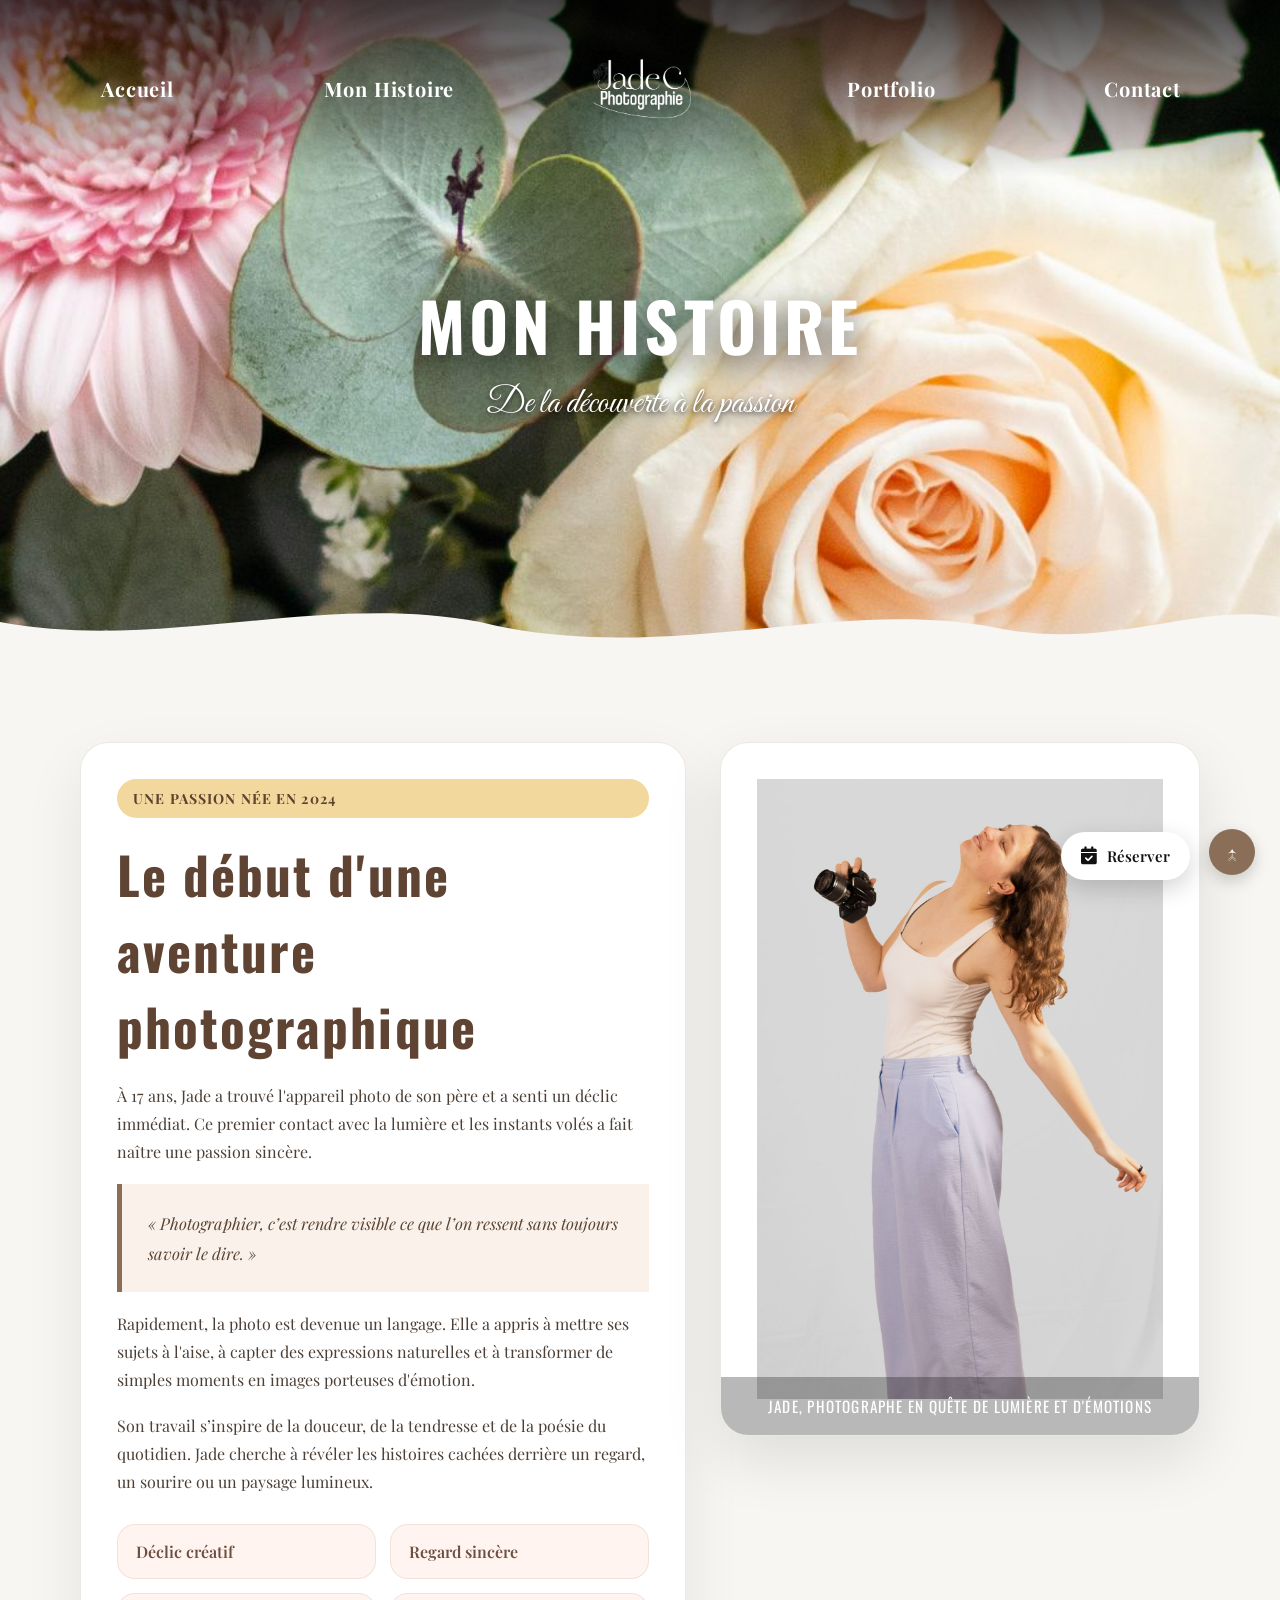
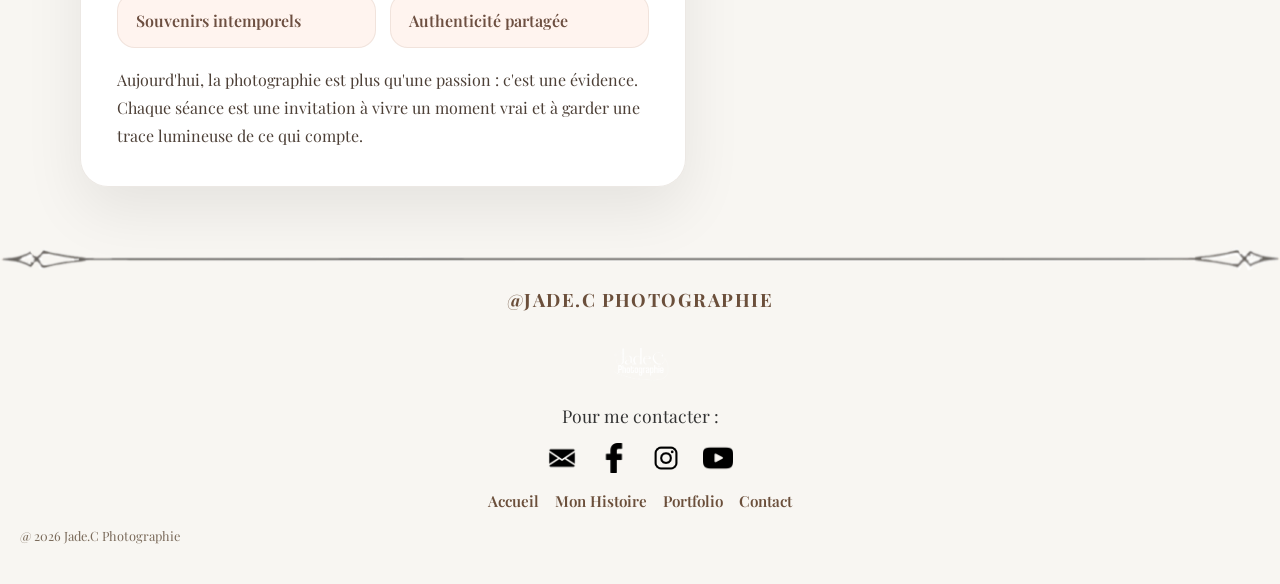
<file: histoire.html>
<!DOCTYPE html>
<html lang="fr">
<head>
    <meta charset="UTF-8" />
    <meta name="viewport" content="width=device-width, initial-scale=1.0" />
    <title>Mon Histoire - Jade Photographie</title>
    <link rel="icon" href="images/favicon.png" />

    <link rel="preconnect" href="https://fonts.googleapis.com">
    <link rel="preconnect" href="https://fonts.gstatic.com" crossorigin>
    <link href="https://fonts.googleapis.com/css2?family=Oswald:wght@400;500;700&display=swap" rel="stylesheet">
    <link href="https://fonts.googleapis.com/css2?family=Great+Vibes&display=swap" rel="stylesheet">
    <link href="https://fonts.googleapis.com/css2?family=Playfair+Display:wght@400;500;600;700&display=swap" rel="stylesheet">
    <link href="style.css" rel="stylesheet" />
    <style>
        .story-main {
            width: min(1120px, 92vw);
            margin: 42px auto 60px;
            display: grid;
            grid-template-columns: 1.2fr 0.95fr;
            gap: 34px;
            align-items: start;
        }

        .story-card {
            background: rgba(255, 255, 255, 0.96);
            border: 1px solid rgba(138, 110, 87, 0.16);
            border-radius: 28px;
            padding: 36px;
            box-shadow: 0 24px 60px rgba(0, 0, 0, 0.08);
        }

        .story-text {
            display: grid;
            gap: 18px;
            text-align: left;
            color: #3f352f;
        }

        .story-text h2 {
            margin: 0;
            font-family: 'Oswald', sans-serif;
            font-size: clamp(2.2rem, 4vw, 3.4rem);
            color: #5f4434;
            letter-spacing: 0.04em;
        }

        .story-text p {
            margin: 0;
            color: #4c3f36;
            line-height: 1.75;
            font-size: 1rem;
        }

        .story-tag {
            display: inline-flex;
            align-items: center;
            padding: 10px 16px;
            border-radius: 999px;
            background: #f3d89d;
            color: #5e442f;
            font-weight: 700;
            letter-spacing: 0.08em;
            text-transform: uppercase;
            font-size: 0.88rem;
        }

        .story-quote {
            padding: 24px 26px;
            border-left: 5px solid #8a6e57;
            background: #faf2ea;
            color: #5a4434;
            font-style: italic;
            line-height: 1.85;
            font-size: 1.02rem;
        }

        .story-highlights {
            display: grid;
            grid-template-columns: repeat(2, minmax(0, 1fr));
            gap: 14px;
            margin-top: 10px;
        }

        .story-highlight {
            padding: 16px 18px;
            border-radius: 18px;
            background: #fff4ef;
            border: 1px solid rgba(138, 110, 87, 0.12);
            color: #6d4f41;
            font-weight: 600;
            min-width: 0;
        }

        .story-image-block {
            display: grid;
            gap: 20px;
        }

        .story-image-card {
            position: relative;
            overflow: hidden;
            border-radius: 28px;
            min-height: 540px;
            box-shadow: 0 24px 60px rgba(0, 0, 0, 0.1);
        }

        .story-image-card img {
            width: 100%;
            height: 100%;
            object-fit: cover;
            display: block;
            transition: transform 0.35s ease;
        }

        .story-image-card:hover img {
            transform: scale(1.03);
        }

        .story-caption {
            position: absolute;
            left: 0;
            right: 0;
            bottom: 0;
            padding: 18px 20px;
            background: rgba(0, 0, 0, 0.28);
            color: #fff;
            font-family: 'Oswald', sans-serif;
            letter-spacing: 0.08em;
            text-transform: uppercase;
            font-size: 0.95rem;
        }

        @media (max-width: 900px) {
            .story-main {
                grid-template-columns: 1fr;
            }

            .story-image-card {
                min-height: 420px;
            }

            .story-highlights {
                grid-template-columns: 1fr;
            }
        }
    </style>
    
<link rel="stylesheet"
href="https://cdnjs.cloudflare.com/ajax/libs/font-awesome/6.7.2/css/all.min.css">
</head>
<body>

<div id="carousel" class="contact-hero">
    <img src="images/bouquet_2.jpg" alt="Image de présentation de l'histoire" class="carousel-img" />

    <nav class="carousel-menu" aria-label="Menu principal">
        <a href="index.html">Accueil</a>
        <a href="histoire.html">Mon Histoire</a>
        <a href="index.html" class="carousel-logo">
            <img src="images/logo_jade.png" alt="Logo Jade">
        </a>
        <a href="portfolio.html">Portfolio</a>
        <a href="contact.html">Contact</a>
    </nav>

    <div class="carousel-title" aria-hidden="false">
        <h1>Mon Histoire</h1>
        <p class="carousel-subtitle">De la découverte à la passion</p>
    </div>

    <div class="carousel-cloud" aria-hidden="true">
        <svg viewBox="0 0 1200 140" preserveAspectRatio="none" xmlns="http://www.w3.org/2000/svg">
            <path d="M0,60 C150,90 300,30 450,60 C620,105 780,35 930,65 C1040,90 1120,40 1200,55 L1200,140 L0,140 Z" fill="#f8f6f2" />
        </svg>
    </div>
</div>

<main class="story-main" aria-label="Page Mon Histoire">
    <section class="story-card story-text">
        <span class="story-tag">UNE PASSION NÉE EN 2024</span>
        <h2>Le début d'une aventure photographique</h2>
        <p>
            À 17 ans, Jade a trouvé l'appareil photo de son père et a senti un déclic immédiat. Ce premier contact avec la lumière et les instants volés a fait naître une passion sincère.
        </p>
        <div class="story-quote">
            « Photographier, c’est rendre visible ce que l’on ressent sans toujours savoir le dire. »
        </div>
        <p>
            Rapidement, la photo est devenue un langage. Elle a appris à mettre ses sujets à l'aise, à capter des expressions naturelles et à transformer de simples moments en images porteuses d'émotion.
        </p>
        <p>
            Son travail s’inspire de la douceur, de la tendresse et de la poésie du quotidien. Jade cherche à révéler les histoires cachées derrière un regard, un sourire ou un paysage lumineux.
        </p>
        <div class="story-highlights">
            <span class="story-highlight">Déclic créatif</span>
            <span class="story-highlight">Regard sincère</span>
            <span class="story-highlight">Souvenirs intemporels</span>
            <span class="story-highlight">Authenticité partagée</span>
        </div>
        <p>
            Aujourd'hui, la photographie est plus qu'une passion : c'est une évidence. Chaque séance est une invitation à vivre un moment vrai et à garder une trace lumineuse de ce qui compte.
        </p>
    </section>

    <aside class="story-card story-image-card">
        <img src="images/jade.jpg" alt="Portrait de Jade" />
        <div class="story-caption">Jade, photographe en quête de lumière et d'émotions</div>
    </aside>
</main>

<img class="separator-image" src="images/double_text_separator (1).png" alt="Séparateur de texte" />
<p class="footer-brand">@JADE.C PHOTOGRAPHIE</p>

<footer class="site-footer">
    <img class="footer-logo" src="images/logo_jade.png" alt="Logo Jade Photographie">
    <p class="footer-title">Pour me contacter :</p>

    <div class="footer-socials">
        <a class="socials" href="https://mail.google.com/mail/?view=cm&amp;to=jaadeplbphoto@gmail.com" target="_blank">
            <img src="images/logo_gmail.png" alt="Envoyer un mail">
        </a>
        <a class="socials" href="https://www.facebook.com/profile.php?id=100077318054317&amp;locale=fr_FR" target="_blank">
            <img src="images/logo_facebook.png" alt="Logo Facebook">
        </a>
        <a class="socials" href="https://www.instagram.com/jcphotographe276/" target="_blank">
            <img src="images/logo_insta.png" alt="Logo Instagram">
        </a>
        <a class="socials" href="https://www.youtube.com/@Jcphotographe276" target="_blank">
            <img src="images/logo_youtube.png" alt="Logo YouTube">
        </a>
    </div>

    <nav class="footer-links" aria-label="Liens du footer">
        <a href="index.html">Accueil</a>
        <a href="histoire.html">Mon Histoire</a>
        <a href="portfolio.html">Portfolio</a>
        <a href="contact.html">Contact</a>
    </nav>

    <p class="footer-copyright">@ 2026 Jade.C Photographie</p>
</footer>

<button class="scroll-top" onclick="scrollToTop()" aria-label="Remonter en haut de la page">↑</button>

<script src="script.js"></script>

<a href="https://pholy.fr/reservation/jcphotographie276?utm_source=ig&utm_medium=social&utm_content=link_in_bio&fbclid=PAZXh0bgNhZW0CMTEAc3J0YwZhcHBfaWQPOTM2NjE5NzQzMzkyNDU5AAGn7gP3vV_mhta595Qe6hGwokBwGDLuOYlFeugllqA7YDcJVbPiWzk09FJ5tpw_aem_bLZaO95oNTSzq5IfuwygUQ"
   class="reservation-btn"
   target="_blank"
   rel="noopener noreferrer"
   aria-label="Réserver un shooting">

    <i class="fa-solid fa-calendar-check"></i>
    <span>Réserver</span>

</a>

</body>
</html>
</file>
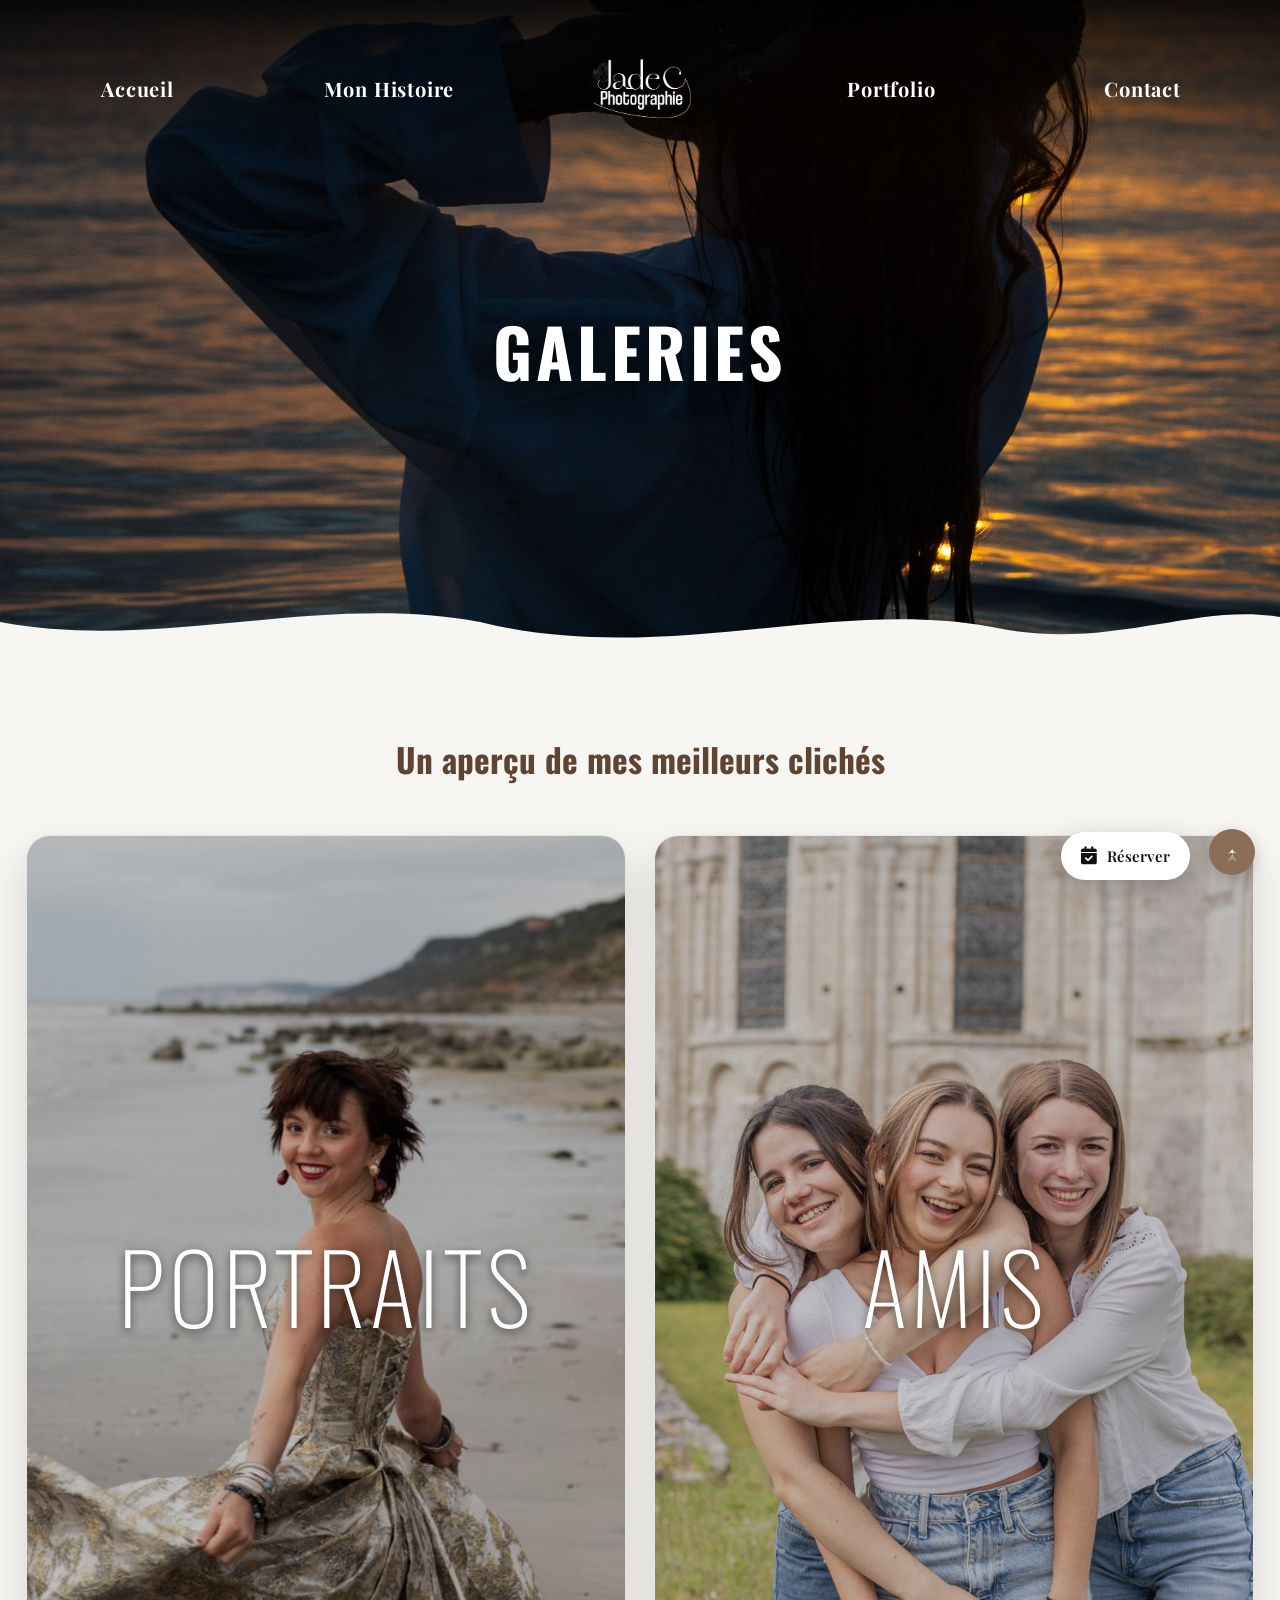
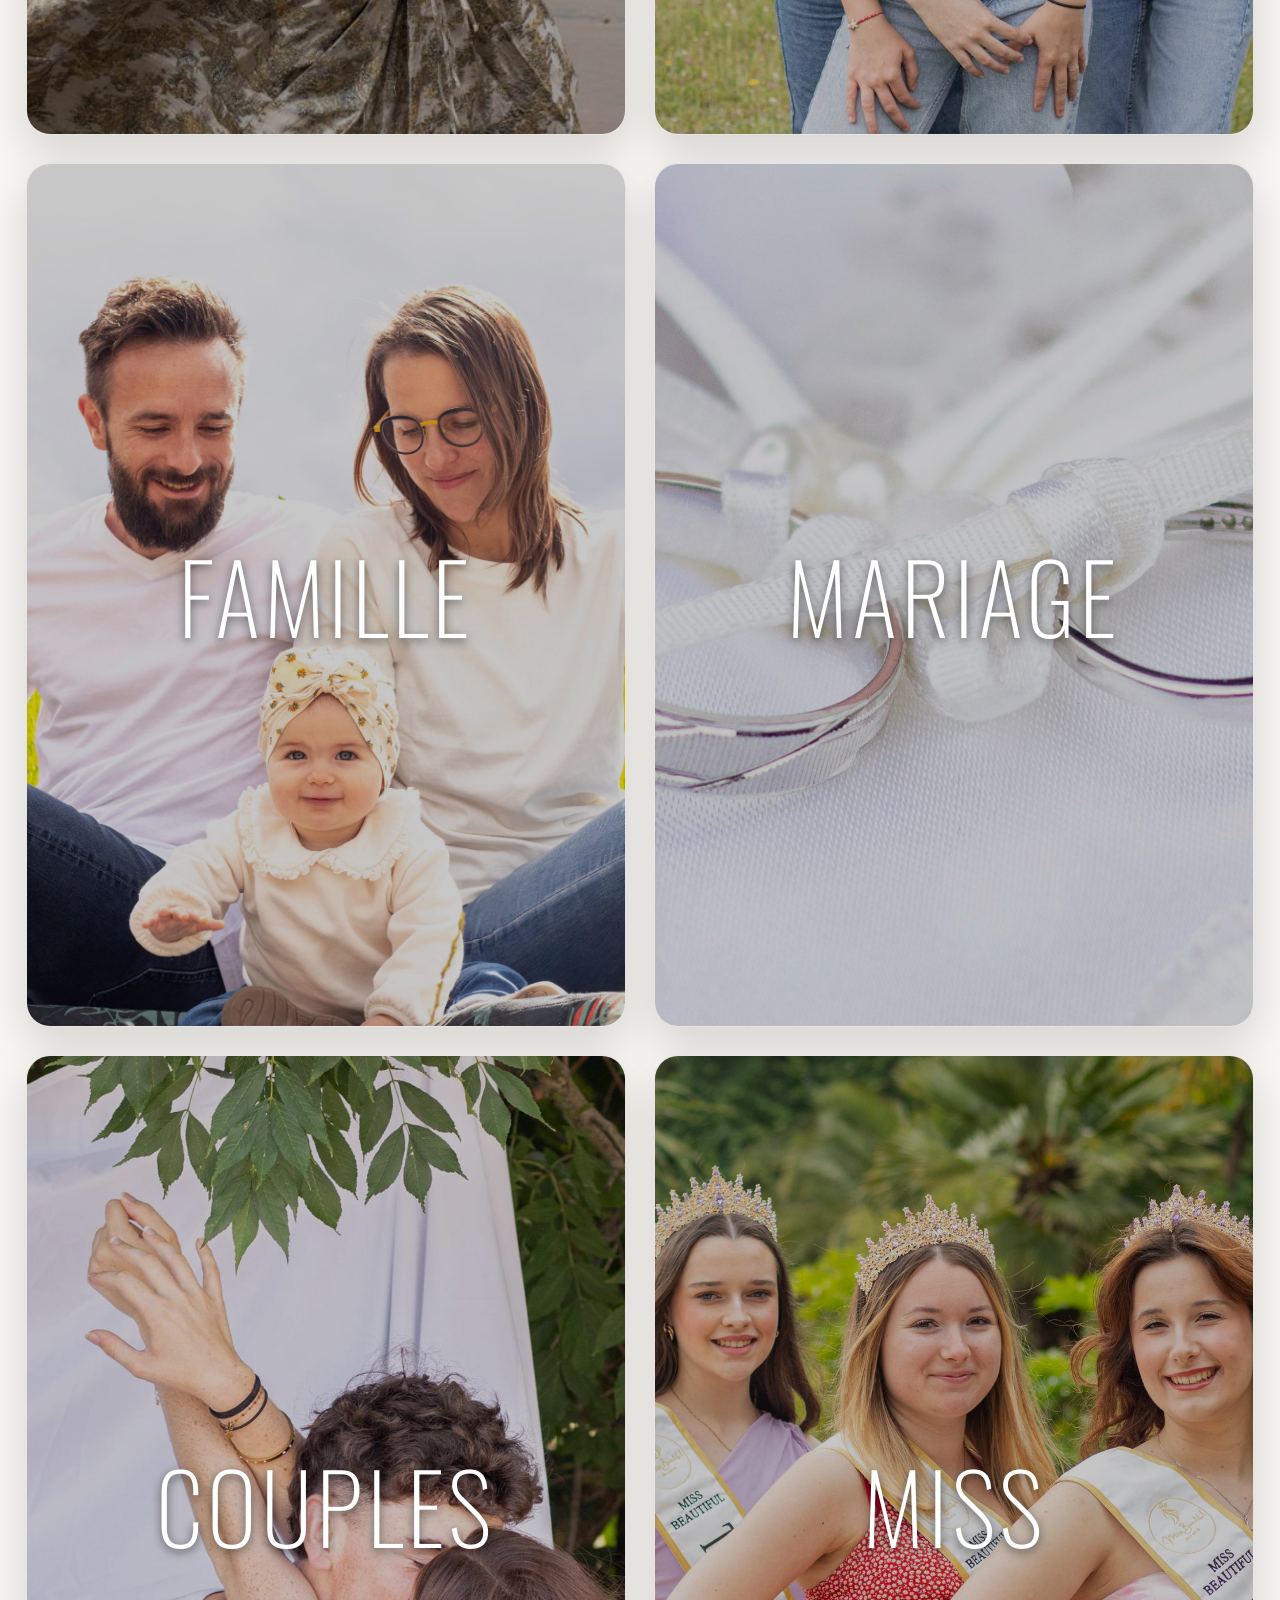
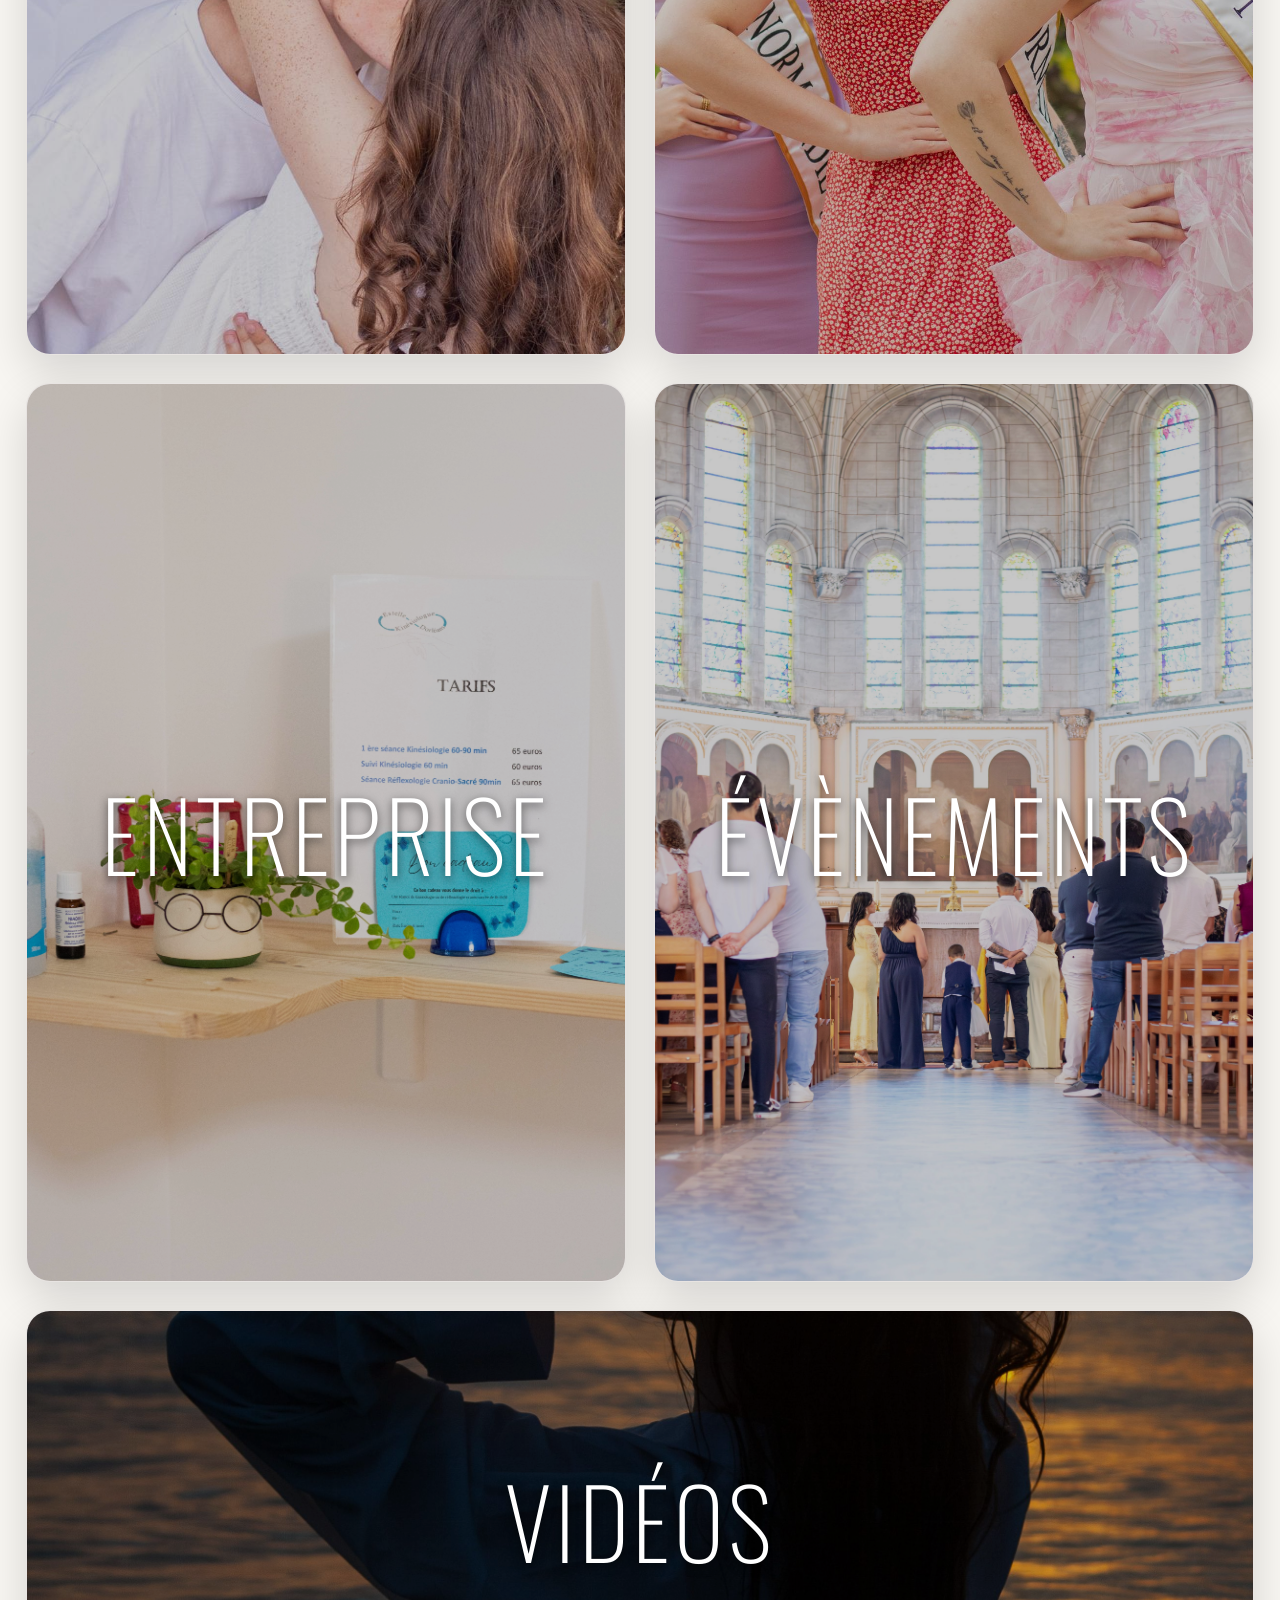
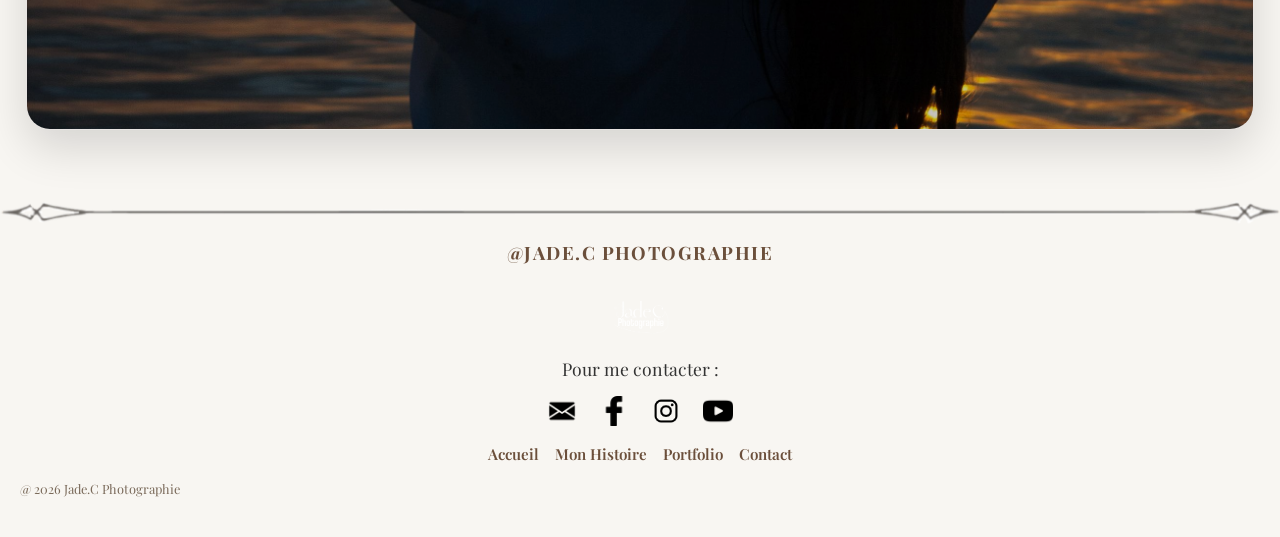
<file: portfolio.html>
<!DOCTYPE html>
<html lang="fr">
<head>
<meta charset="UTF-8">
<meta name="viewport" content="width=device-width, initial-scale=1.0">

<title>Portfolio - Jade Photographie</title>

<link rel="icon" href="images/favicon.png">
<link href="https://fonts.googleapis.com/css2?family=Oswald:wght@200;300;400;500;700&display=swap" rel="stylesheet">
<link href="https://fonts.googleapis.com/css2?family=Great+Vibes&display=swap" rel="stylesheet">
<link href="https://fonts.googleapis.com/css2?family=Playfair+Display:wght@400;500;600;700&display=swap" rel="stylesheet">
<link href="style.css" rel="stylesheet">

<style>
    body.menu-open { overflow: hidden; }
    .portfolio-hero { position: relative; height: min(80vh,720px); overflow: hidden; display:flex; align-items:center; justify-content:center; }
    .portfolio-hero .carousel-img { width:100%; height:100%; object-fit:cover; display:block; }
    .carousel-menu { position:absolute; top:0; left:0; right:0; display:flex; justify-content:center; gap:32px; padding:24px 28px; z-index:4; background: linear-gradient(180deg, rgba(0,0,0,0.85) 0%, rgba(0,0,0,0.38) 60%, transparent); }
    .carousel-menu a { color:#fff; font-size: clamp(1.2rem, 2vw, 1.25rem); font-weight:700; padding: 14px 20px; display:inline-flex; align-items:center; justify-content:center; min-height: 52px; text-decoration:none; }
    .carousel-logo img{ width:150px; }
    .carousel-title { position:absolute; top:50%; left:50%; transform:translate(-50%,-50%); color:#fff; z-index:5; text-align:center; }
    .carousel-title h1{ font-family:'Oswald',sans-serif; margin:0; }

    .gallery-page h2 { text-align:center; font-family:'Oswald',sans-serif; color:#5f4434; margin:34px 0 20px; font-size:clamp(1.6rem,2.6vw,2.2rem); }
    .gallery-grid { width: min(1320px,96vw); margin:10px auto 70px; display:grid; grid-template-columns: repeat(2, minmax(0, 1fr)); gap:28px; }
    .gallery-card { position:relative; display:block; overflow:hidden; border-radius:24px; box-shadow:0 18px 45px rgba(0,0,0,0.14); text-decoration:none; color:inherit; background:#fff; border:1px solid rgba(95,68,52,0.14); transition:transform .3s ease, box-shadow .3s ease; min-height:420px; }
    .gallery-card-wide { grid-column:1 / -1; height:420px; min-height:0; }
    .gallery-card-wide img { min-height:0; height:100%; }
    .gallery-card img{ width:100%; height:100%; min-height:420px; object-fit:cover; display:block; transition:transform .4s ease, filter .25s ease; position:relative; z-index:1; filter:brightness(0.78); }
    .gallery-card:hover img{ transform:scale(1.05); filter:brightness(0.62); }
    .gallery-card:hover{ transform:translateY(-8px) scale(1.01); box-shadow:0 26px 55px rgba(0,0,0,0.2); }
    .gallery-overlay{ position:absolute; inset:0; display:flex; align-items:center; justify-content:center; padding:0; color:#fff; z-index:3; }
    .gallery-overlay > div{ text-align:center; background:transparent; padding:12px 18px; border-radius:10px; }
    .gallery-overlay h3{ margin:0; font-family:'Oswald',sans-serif; letter-spacing:.04em; font-size:clamp(6rem,2.4vw,2.1rem); line-height:1; font-weight:200; text-shadow:0 3px 10px rgba(0,0,0,0.55); }
    .gallery-caption{ display:none; }
        .carousel-menu-toggle { display:flex !important; }
    @media(max-width:768px){
        .carousel-menu-toggle {
            position:absolute; top:14px; right:14px; display:flex !important; flex-direction:column; justify-content:center; gap:4px; width:46px; height:46px; border:none; border-radius:12px; background:rgba(255,255,255,0.95); box-shadow:0 8px 20px rgba(0,0,0,0.16); z-index:12; cursor:pointer; padding:0;
        }
        .carousel-menu-toggle span{ display:block; width:22px; height:2px; margin:0 auto; background:#4f3a2b; border-radius:999px; }
        .carousel-menu { position:absolute; top:70px; left:12px; right:12px; display:none; flex-direction:column; gap:10px; padding:12px; border-radius:18px; background:rgba(255,255,255,0.92); backdrop-filter:blur(10px); box-shadow:0 18px 40px rgba(0,0,0,0.16); }
        /* Opened menu becomes a full-screen overlay to avoid mixing with page content */
        .carousel-menu.is-open{
            display:flex;
            position:fixed;
            inset:0;
            margin:0;
            padding:32px 20px;
            border-radius:0;
            background:rgba(255, 255, 255, 0.96);
            z-index:9999;
            align-items:center;
            justify-content:center;
            flex-direction:column;
            gap:18px;
        }
        .carousel-menu a{ color:#4f3a2b; font-size:1.25rem; padding:14px 18px; border-radius:12px; background:transparent; text-align:center; }
        .carousel-menu .carousel-logo{ display:flex; justify-content:center; margin-bottom:12px; }
        .carousel-logo{ display:flex; justify-content:center; margin-bottom:12px; }
        .carousel-logo img{ width:80px; }
        .gallery-grid{ grid-template-columns:1fr; gap:16px; }
        .gallery-card-wide { grid-column:auto; height:250px; min-height:0; }
        .gallery-card-wide img { min-height:0; height:100%; }
        .gallery-card{ min-height:250px; border-radius:16px; }
        /* shrink gallery images on mobile for nicer spacing; keep Jade's image full-size */
        .gallery-card img{ min-height:200px; filter:brightness(0.82); }
        .gallery-card img[src*="jade"]{ min-height:420px !important; }
        .gallery-overlay h3{ font-size:clamp(1.8rem, 7vw, 2.2rem); font-weight:600; }
    }
    /* close button hidden on desktop, shown in mobile via media query */
    .carousel-menu-close { display: none; }
    .carousel-control { z-index: 1000; }
    @media(max-width:768px){
        .carousel-control { font-size: 1.8rem; color: #fff; padding: 8px 12px; }
    }
</style>


<link rel="stylesheet"
href="https://cdnjs.cloudflare.com/ajax/libs/font-awesome/6.7.2/css/all.min.css">

</head>
<body>

<!-- HERO -->
<div id="carousel" class="contact-hero">
    <img id="image" src="images/polaroid_2.jpg" alt="Image de présentation de l'histoire" class="carousel-img" />

    <button class="carousel-menu-toggle" aria-label="Ouvrir le menu" aria-expanded="false"><span></span><span></span><span></span></button>

    <nav class="carousel-menu" aria-label="Menu principal">
        <a href="index.html">Accueil</a>
        <a href="histoire.html">Mon Histoire</a>
        <a href="index.html" class="carousel-logo">
            <img src="images/logo_jade.png" alt="Logo Jade">
        </a>
        <a href="portfolio.html">Portfolio</a>
        <a href="contact.html">Contact</a>
    </nav>

    <div class="carousel-title" aria-hidden="false">
        <h1>Galeries</h1>
    </div>

    <div class="carousel-cloud" aria-hidden="true">
        <svg viewBox="0 0 1200 140" preserveAspectRatio="none" xmlns="http://www.w3.org/2000/svg">
            <path d="M0,60 C150,90 300,30 450,60 C620,105 780,35 930,65 C1040,90 1120,40 1200,55 L1200,140 L0,140 Z" fill="#f8f6f2" />
        </svg>
    </div>
    </div>

<!-- GALERIES -->
<section class="gallery-page">
    <h2>Un aperçu de mes meilleurs clichés</h2>
    <br>
    <div class="gallery-grid">

        <a href="portraits.html" class="gallery-card" role="button" aria-label="Voir la galerie Portraits">
            <img src="images/portrait-03.jpg" alt="Portraits">
            <div class="gallery-overlay"><div><h3>PORTRAITS</h3><div class="gallery-caption">Visages & expressions</div></div></div>
        </a>

        <a href="amis.html" class="gallery-card" role="button" aria-label="Voir la galerie Amis">
            <img src="images/amis.jpg" alt="Amis & événements">
            <div class="gallery-overlay"><div><h3>AMIS</h3><div class="gallery-caption">Fêtes & événements</div></div></div>
        </a>
        

        <a href="famille.html" class="gallery-card" role="button" aria-label="Voir la galerie Famille">
            <img src="images/famille.jpg" alt="Famille">
            <div class="gallery-overlay"><div><h3>FAMILLE</h3><div class="gallery-caption">Tendresse & liens</div></div></div>
        </a>


        <a href="mariage.html" class="gallery-card" role="button" aria-label="Voir la galerie Mariage">
            <img src="images/bagues.jpg" alt="Mariage">
            <div class="gallery-overlay"><div><h3>MARIAGE</h3><div class="gallery-caption">Journées inoubliables</div></div></div>
        </a>

        <a href="couples.html" class="gallery-card" role="button" aria-label="Voir la galerie Couples">
            <img src="images/couples.jpg" alt="Couples">
            <div class="gallery-overlay"><div><h3>COUPLES</h3><div class="gallery-caption">Complicité & amour</div></div></div>
        </a>

        <a href="miss.html" class="gallery-card" role="button" aria-label="Voir la galerie Miss">
            <img src="images/carrousel_3.jpg" alt="Miss">
            <div class="gallery-overlay"><div><h3>MISS</h3><div class="gallery-caption">Concours & portraits</div></div></div>
        </a>

        <a href="entreprise.html" class="gallery-card" role="button" aria-label="Voir la galerie Entreprise">
            <img src="images/entreprise.jpg" alt="Entreprise">
            <div class="gallery-overlay"><div><h3>ENTREPRISE</h3><div class="gallery-caption">Image pro & branding</div></div></div>
        </a>

        <a href="bapteme.html" class="gallery-card" role="button" aria-label="Voir la galerie Baptême">
            <img src="images/bapteme.jpg" alt="Baptême">
            <div class="gallery-overlay"><div><h3>ÉVÈNEMENTS</h3><div class="gallery-caption">Moments précieux</div></div></div>
        </a>

        <a href="videos.html" class="gallery-card gallery-card-wide" role="button" aria-label="Voir les vidéos">
            <img src="images/polaroid_2.jpg" alt="Vidéos de coulisses et bandes-annonces">
            <div class="gallery-overlay"><div><h3>VIDÉOS</h3><div class="gallery-caption">Coulisses, BTS & bandes-annonces</div></div></div>
        </a>

    </div>
</section>

<img class="separator-image" src="images/double_text_separator (1).png" alt="Séparateur de texte" />
<p class="footer-brand">@JADE.C PHOTOGRAPHIE</p>
<footer class="site-footer">
    <img class="footer-logo" src="images/logo_jade.png" alt="Logo Jade Photographie">
    <p class="footer-title">Pour me contacter :</p>
    <div class="footer-socials">
        <a class="socials" href="https://mail.google.com/mail/?view=cm&amp;to=jaadeplbphoto@gmail.com" target="_blank"><img src="images/logo_gmail.png" alt="Envoyer un mail"></a>
        <a class="socials" href="https://www.facebook.com/profile.php?id=100077318054317&amp;locale=fr_FR" target="_blank"><img src="images/logo_facebook.png" alt="Logo Facebook"></a>
        <a class="socials" href="https://www.instagram.com/jcphotographe276/" target="_blank"><img src="images/logo_insta.png" alt="Logo Instagram"></a>
        <a class="socials" href="https://www.youtube.com/@Jcphotographe276" target="_blank"><img src="images/logo_youtube.png" alt="Logo YouTube"></a>
    </div>
    <nav class="footer-links" aria-label="Liens du footer">
        <a href="index.html">Accueil</a>
        <a href="histoire.html">Mon Histoire</a>
        <a href="portfolio.html">Portfolio</a>
        <a href="contact.html">Contact</a>
    </nav>
    <p class="footer-copyright">@ 2026 Jade.C Photographie</p>
</footer>

<button class="scroll-top" onclick="scrollToTop()">↑</button>
<script src="script.js"></script>

<!-- portfolio page uses a static hero image now (no inline carousel) -->

<a href="https://pholy.fr/reservation/jcphotographie276?utm_source=ig&utm_medium=social&utm_content=link_in_bio&fbclid=PAZXh0bgNhZW0CMTEAc3J0YwZhcHBfaWQPOTM2NjE5NzQzMzkyNDU5AAGn7gP3vV_mhta595Qe6hGwokBwGDLuOYlFeugllqA7YDcJVbPiWzk09FJ5tpw_aem_bLZaO95oNTSzq5IfuwygUQ"
   class="reservation-btn"
   target="_blank"
   rel="noopener noreferrer"
   aria-label="Réserver un shooting">

    <i class="fa-solid fa-calendar-check"></i>
    <span>Réserver</span>

</a>

</body>
</html>
</file>
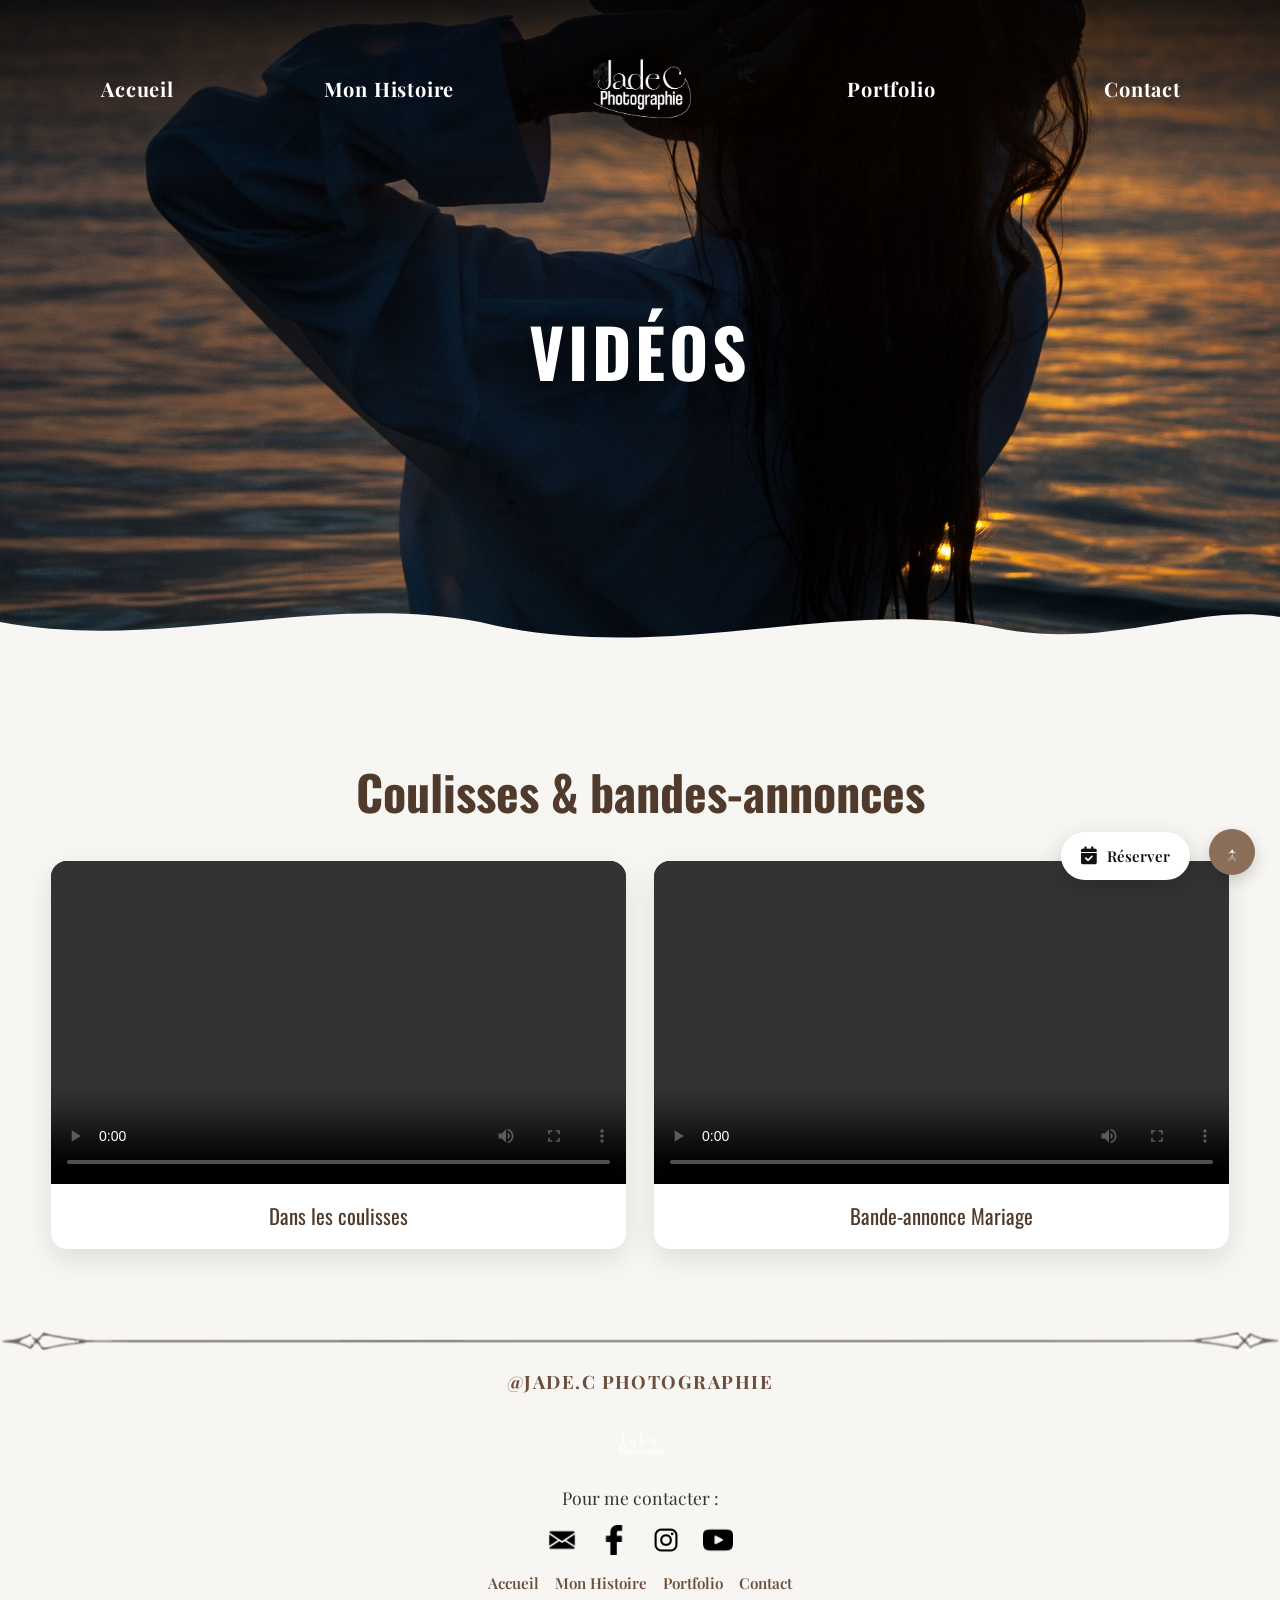
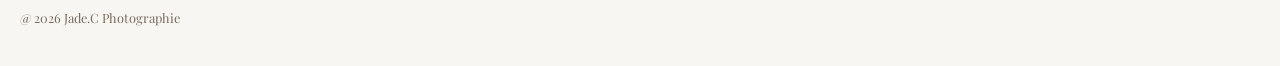
<file: videos.html>
<!DOCTYPE html>
<html lang="fr">
<head>
    <meta charset="UTF-8">
    <meta name="viewport" content="width=device-width, initial-scale=1.0">
    <title>Vidéos - Jade Photographie</title>
    <link rel="icon" href="images/favicon.png">
    <link href="https://fonts.googleapis.com/css2?family=Oswald:wght@300;400;500;700&display=swap" rel="stylesheet">
    <link href="https://fonts.googleapis.com/css2?family=Playfair+Display:wght@400;500;600;700&display=swap" rel="stylesheet">
    <link href="style.css" rel="stylesheet">
    <link rel="stylesheet" href="https://cdnjs.cloudflare.com/ajax/libs/font-awesome/6.7.2/css/all.min.css">
    <style>
        .video-page {
            width: min(1200px, 92vw);
            margin: 56px auto 80px;
        }

        .video-page h1 {
            margin: 0 0 34px;
            color: #4f3a2b;
            font-family: 'Oswald', sans-serif;
            font-size: clamp(2rem, 4vw, 3rem);
        }

        .video-grid {
            display: grid;
            grid-template-columns: repeat(2, minmax(0, 1fr));
            gap: 28px;
        }

        .video-card {
            overflow: hidden;
            border-radius: 16px;
            background: #fff;
            box-shadow: 0 10px 28px rgba(0, 0, 0, 0.1);
        }

        .video-card video {
            display: block;
            width: 100%;
            aspect-ratio: 16 / 9;
            background: #1f1b18;
        }

        .video-card h2 {
            margin: 0;
            padding: 16px 18px 18px;
            color: #4f3a2b;
            font-family: 'Oswald', sans-serif;
            font-size: 1.3rem;
            font-weight: 400;
        }

        @media (max-width: 768px) {
            .video-page {
                margin: 34px auto 56px;
            }

            .video-grid {
                grid-template-columns: 1fr;
                gap: 20px;
            }
        }
    </style>
</head>
<body>
    <div id="carousel" class="contact-hero">
        <img src="images/polaroid_2.jpg" alt="Vidéos de Jade Photographie" class="carousel-img">

        <nav class="carousel-menu" aria-label="Menu principal">
            <a href="index.html">Accueil</a>
            <a href="histoire.html">Mon Histoire</a>
            <a href="index.html" class="carousel-logo">
                <img src="images/logo_jade.png" alt="Logo Jade">
            </a>
            <a href="portfolio.html">Portfolio</a>
            <a href="contact.html">Contact</a>
        </nav>

        <div class="carousel-title">
            <h1>Vidéos</h1>
        </div>

        <div class="carousel-cloud" aria-hidden="true">
            <svg viewBox="0 0 1200 140" preserveAspectRatio="none" xmlns="http://www.w3.org/2000/svg">
                <path d="M0,60 C150,90 300,30 450,60 C620,105 780,35 930,65 C1040,90 1120,40 1200,55 L1200,140 L0,140 Z" fill="#f8f6f2"></path>
            </svg>
        </div>
    </div>

    <main class="video-page">
        <h1>Coulisses &amp; bandes-annonces</h1>
        <section class="video-grid" aria-label="Vidéos">
            <article class="video-card">
                <video controls preload="metadata">
                    <source src="images/presentation.mp4" type="video/mp4">
                </video>
                <h2>Dans les coulisses</h2>
            </article>
            <article class="video-card">
                <video controls preload="metadata">
                    <source src="images/victoria&benjamin.mp4" type="video/mp4">
                </video>
                <h2>Bande-annonce Mariage</h2>
            </article>
        </section>
    </main>

    <img class="separator-image" src="images/double_text_separator (1).png" alt="Séparateur de texte">
    <p class="footer-brand">@JADE.C PHOTOGRAPHIE</p>
    <footer class="site-footer">
        <img class="footer-logo" src="images/logo_jade.png" alt="Logo Jade Photographie">
        <p class="footer-title">Pour me contacter :</p>
        <div class="footer-socials">
            <a class="socials" href="https://mail.google.com/mail/?view=cm&amp;to=jaadeplbphoto@gmail.com" target="_blank" rel="noopener noreferrer"><img src="images/logo_gmail.png" alt="Envoyer un mail"></a>
            <a class="socials" href="https://www.facebook.com/profile.php?id=100077318054317&amp;locale=fr_FR" target="_blank" rel="noopener noreferrer"><img src="images/logo_facebook.png" alt="Logo Facebook"></a>
            <a class="socials" href="https://www.instagram.com/jcphotographe276/" target="_blank" rel="noopener noreferrer"><img src="images/logo_insta.png" alt="Logo Instagram"></a>
            <a class="socials" href="https://www.youtube.com/@Jcphotographe276" target="_blank" rel="noopener noreferrer"><img src="images/logo_youtube.png" alt="Logo YouTube"></a>
        </div>
        <nav class="footer-links" aria-label="Liens du footer">
            <a href="index.html">Accueil</a>
            <a href="histoire.html">Mon Histoire</a>
            <a href="portfolio.html">Portfolio</a>
            <a href="contact.html">Contact</a>
        </nav>
        <p class="footer-copyright">@ 2026 Jade.C Photographie</p>
    </footer>

    <script src="script.js"></script>

    <button class="scroll-top" onclick="scrollToTop()" aria-label="Remonter en haut de la page">↑</button>

    <a href="https://pholy.fr/reservation/jcphotographie276?utm_source=ig&utm_medium=social&utm_content=link_in_bio&fbclid=PAZXh0bgNhZW0CMTEAc3J0YwZhcHBfaWQPOTM2NjE5NzQzMzkyNDU5AAGn7gP3vV_mhta595Qe6hGwokBwGDLuOYlFeugllqA7YDcJVbPiWzk09FJ5tpw_aem_bLZaO95oNTSzq5IfuwygUQ"
       class="reservation-btn"
       target="_blank"
       rel="noopener noreferrer"
       aria-label="Réserver un shooting">
        <i class="fa-solid fa-calendar-check"></i>
        <span>Réserver</span>
    </a>
</body>
</html>
</file>
<file: style.css>
﻿html, body {
    margin: 0;
    padding: 0;
    background: #f8f6f2;
    font-family: "Playfair Display", serif;
    color: #333;
    text-align: center;
    overflow-x: hidden;
}

* {
    box-sizing: border-box;
}

.menu {
    display: flex;
}

#carousel {
    position: relative;
    width: 100%;
    max-width: 100%;
    height: min(80vh, 700px);
    margin: 0;
    overflow: hidden;
    display: flex;
    justify-content: center;
    align-items: center;
    background: #00000020;
}

#carousel a {
    display: block;
    width: 100%;
    height: 100%;
}

#carousel img {
    width: 100%;
    height: 100%;
    object-fit: cover;
    display: block;
}

.carousel-control {
    position: absolute;
    top: 50%;
    transform: translateY(-50%);
    /* make controls simple arrows without circular background */
    width: auto;
    height: auto;
    padding: 8px 14px;
    border: none;
    border-radius: 4px;
    background: transparent;
    color: #fff;
    font-size: 2.1rem;
    line-height: 1;
    cursor: pointer;
    transition: transform 0.18s ease, color 0.18s ease;
    z-index: 12001;
    pointer-events: auto;
    touch-action: manipulation;
}

.carousel-control:hover {
    transform: translateY(-50%);
}

.carousel-control.prev {
    left: 20px;
}

.carousel-control.next {
    right: 20px;
}

.carousel-menu {
    position: absolute;
    top: 0;
    left: 0;
    right: 0;
    z-index: 2;
    display: flex;
    align-items: center;
    justify-content: center;
    gap: 32px;
    padding: 24px 28px;
    background: linear-gradient(180deg, rgba(0, 0, 0, 0.72) 0%, rgba(0, 0, 0, 0.22) 75%, rgba(0, 0, 0, 0));
}

.carousel-menu a {
    color: #fff;
    text-decoration: none;
    font-size: clamp(1.2rem, 2vw, 1.25rem);
    font-weight: 700;
    padding: 14px 20px;
    display: inline-flex;
    align-items: center;
    justify-content: center;
    min-height: 52px;
    letter-spacing: 0.04em;
    text-transform: none;
}

/* hide overlay close button on desktop; shown in mobile via media query */
.carousel-menu-close { display: none; }

/* bottom-actions hidden by default (displayed only on small screens) */
.bottom-actions { display: none; }

.carousel-logo img {
    width: 150px;
    height: auto;
    display: block;
    object-fit: contain;
    filter: drop-shadow(0 2px 8px rgba(0, 0, 0, 0.35));
}

@media (max-width: 768px) {
    #carousel {
        height: 60vh;
        min-height: 420px;
    }

    .carousel-menu-toggle {
        position: absolute;
        top: 14px;
        right: 14px;
        display: flex !important;
        flex-direction: column;
        justify-content: center;
        gap: 4px;
        width: 46px;
        height: 46px;
        border: none;
        border-radius: 12px;
        background: rgba(255, 255, 255, 0.95);
        box-shadow: 0 8px 20px rgba(0, 0, 0, 0.16);
        z-index: 12;
        cursor: pointer;
        padding: 0;
    }

    .carousel-menu-toggle span {
        display: block;
        width: 22px;
        height: 2px;
        margin: 0 auto;
        background: #4f3a2b;
        border-radius: 999px;
    }

    .carousel-menu {
        position: absolute;
        top: 70px;
        left: 12px;
        right: 12px;
        display: none;
        flex-direction: column;
        gap: 10px;
        padding: 12px;
        border-radius: 18px;
        background: rgba(255, 255, 255, 0.9);
        backdrop-filter: blur(10px);
        box-shadow: 0 18px 40px rgba(0, 0, 0, 0.16);
    }

    /* when opened, turn into a full-screen white overlay with centered logo and links */
    .carousel-menu.is-open {
        display: flex;
        position: fixed;
        top: 0;
        left: 0;
        right: 0;
        bottom: 0;
        width: 100vw;
        height: 100vh;
        margin: 0;
        padding: 36px 22px;
        border-radius: 0;
        background: rgba(255,255,255,0.98);
        z-index: 12003;
        align-items: center;
        justify-content: center;
        flex-direction: column;
        flex-wrap: nowrap;
        gap: 18px;
        overflow: auto;
        pointer-events: auto;
    }

    .carousel-menu a {
        color: #4f3a2b;
        font-size: 1.25rem;
        padding: 12px 18px;
        border-radius: 10px;
        background: transparent;
        text-align: center;
        text-decoration: none;
    }

    .carousel-menu a:hover { color: #3a3027; }
    .carousel-menu .carousel-logo { display:flex; margin: 10px 0; }

    /* close button inside overlay (visible on mobile only) */
    .carousel-menu-close { display: block; position: absolute; top: 18px; right: 18px; background: transparent; border: none; color: #4f3a2b; font-size: 1.6rem; z-index: 10001; cursor: pointer; }

    /* lock page scroll when menu open */
    body.menu-open { overflow: hidden; }

    .carousel-logo {
        display: flex;
        justify-content: center;
        margin-bottom: 4px;
    }

    .carousel-logo img {
        width: 80px;
    }

    .carousel-title {
        width: min(90vw, 500px);
        padding: 0 12px;
    }

    .carousel-title h1 {
        font-size: clamp(1.8rem, 8vw, 2.45rem);
        line-height: 1.08;
    }
}

/* Bottom actions: reservation + scroll-top share width on mobile */
@media (max-width: 768px) {
    .bottom-actions {
        position: fixed;
        left: 0;
        right: 0;
        bottom: 0;
        display: flex;
        gap: 0;
        z-index: 11002;
    }
    .bottom-actions .reservation-btn {
        flex: 1;
        display: flex;
        align-items: center;
        justify-content: center;
        padding: 14px 12px;
        background: #8a6e57;
        color: #fff;
        text-decoration: none;
        font-weight: 700;
        border: none;
        height: 56px;
    }
    .bottom-actions .scroll-top {
        flex: 1;
        display: flex;
        align-items: center;
        justify-content: center;
        background: #ffffff;
        color: #8a6e57;
        border: none;
        font-size: 1.25rem;
        height: 56px;
        cursor: pointer;
    }
    /* override standalone scroll-top positioning on mobile */
    .scroll-top { position: static; right: auto; bottom: auto; width: auto; height: auto; border-radius: 0; box-shadow: none; }
}


/* Mobile tweaks: hide carousel controls and make room for the scroll-top button */
@media (max-width: 768px) {
    /* remove left/right carousel arrows on small screens */
    .carousel-control { display: none !important; }

    /* make reservation take remaining space and keep a fixed square for scroll-top */
    .bottom-actions { padding-right: 8px; }
    .bottom-actions .reservation-btn { flex: 1 1 auto; display:flex; align-items:center; justify-content:center; padding:14px 12px; }
    .bottom-actions .scroll-top {
        flex: 0 0 56px;
        width: 56px;
        height: 56px;
        display: flex;
        align-items: center;
        justify-content: center;
        border-radius: 8px;
        box-shadow: 0 6px 18px rgba(0,0,0,0.12);
        background: #ffffff !important;
        color: #8a6e57 !important;
        z-index: 12005;
        margin-left: 6px;
    }
}

/* Make index gallery images smaller on mobile */
@media (max-width: 768px) {
    .gallery { grid-template-columns: repeat(2, 1fr); grid-auto-rows: 180px; gap: 10px; }
    .gallery .gallery-item img { width: 100%; height: 100%; object-fit: cover; }
}

/* Mobile gallery adjustments: reduce image heights for better layout, keep Jade image large */
@media (max-width: 768px) {
    .gallery-item img { height: 220px; object-fit: cover; }
    .gallery-item img[src*="jade"] { height: 420px; }
}



button {
    padding: 10px 20px;
    font-size: 1rem;
    margin: 10px;
    font-family: "Playfair Display", serif;
}

.gallery {
    width: min(90vw, 1100px);
    margin: 8px auto 32px;
    display: grid;
    grid-template-columns: repeat(3, minmax(0, 1fr));
    grid-auto-rows: 520px;
    gap: 18px;
}

/* ===== Carousel cloud divider ===== */

.carousel-cloud {
    position: absolute;
    bottom: -2px;
    left: 0;
    width: 100%;
    height: 140px;
    z-index: 5;
    pointer-events: none;
}

.carousel-cloud svg {
    display: block;
    width: 100%;
    height: 100%;
}

.carousel-dots {
    position: absolute;
    bottom: 80px;
    left: 50%;
    transform: translateX(-50%);
    display: inline-flex;
    gap: 12px;
    align-items: center;
    padding: 10px 18px;
    background: none;
    border-radius: 999px;
    z-index: 7;
}

.carousel-dots span {
    font-size: 1.3rem;
    color: rgba(255, 255, 255, 0.9);
    cursor: pointer;
    transition: transform 0.2s ease, color 0.2s ease;
}

.carousel-dots span:hover {
    transform: scale(1.1);
}

.carousel-dots span.active {
    color: #ffffff;
}

.gallery-item img {
    cursor: pointer;
}

.gallery-modal {
    position: fixed;
    inset: 0;
    display: none;
    align-items: center;
    justify-content: center;
    background: rgba(0, 0, 0, 0.75);
    z-index: 9999;
    padding: 20px;
}

.gallery-modal.open {
    display: flex;
}

.gallery-modal-content {
    position: relative;
    max-width: 95vw;
    max-height: 95vh;
    background: #111;
    border-radius: 24px;
    overflow: hidden;
    box-shadow: 0 30px 80px rgba(0, 0, 0, 0.45);
}

.gallery-modal-content img {
    width: 100%;
    height: auto;
    max-height: 90vh;
    display: block;
    object-fit: contain;
}

.gallery-modal-close {
    position: absolute;
    top: 12px;
    right: 12px;
    width: 44px;
    height: 44px;
    border: none;
    border-radius: 50%;
    background: rgba(255, 255, 255, 0.95);
    color: #111;
    font-size: 1.55rem;
    line-height: 1;
    cursor: pointer;
    box-shadow: 0 10px 24px rgba(0, 0, 0, 0.2);
}

body.modal-open {
    overflow: hidden;
}

.portraits-page {
    max-width: 1200px;
    margin: 40px auto 56px;
    padding: 0 20px;
}

.portraits-intro {
    max-width: 760px;
    margin: 0 auto 28px;
    text-align: center;
}

.eyebrow {
    margin: 0 0 8px;
    font-size: 0.9rem;
    font-weight: 700;
    letter-spacing: 0.24em;
    text-transform: uppercase;
    color: #8a6e57;
}

.portraits-intro h2 {
    margin: 0 0 10px;
    font-family: 'Avenir Light', sans-serif;
    font-size: clamp(2rem, 3vw, 2.5rem);
    color: #4f3a2b;
}

.portraits-intro p {
    margin: 0;
    font-size: 1rem;
    line-height: 1.7;
    color: #6b4f3b;
}

.portraits-grid,
.category-grid {
    column-count: 3;
    column-gap: 18px;
}

.portrait-card,
.category-card {
    position: relative;
    width: 100%;
    min-height: 0;
    margin: 0 0 24px;
    overflow: hidden;
    border-radius: 16px;
    background: linear-gradient(135deg, #fff 0%, #f5ece3 100%);
    box-shadow: 0 10px 28px rgba(0, 0, 0, 0.1);
    display: flex;
    align-items: center;
    justify-content: center;
    transition: transform 0.3s ease, box-shadow 0.3s ease, filter 0.3s ease;
    will-change: transform;
    break-inside: avoid;
    aspect-ratio: 4 / 3;
}

.portraits-grid .portrait-card-large,
.category-grid .category-card-large {
    grid-column: auto;
    grid-row: auto;
}

.portraits-grid .portrait-card-wide,
.category-grid .category-card-wide {
    grid-column: auto;
    grid-row: auto;
}

.portrait-card.is-portrait,
.category-card.is-portrait {
    aspect-ratio: 3 / 4;
}

.portrait-card.is-landscape,
.category-card.is-landscape {
    aspect-ratio: 4 / 3;
}

.portrait-card img,
.category-card img {
    width: 100%;
    height: auto;
    max-height: 100%;
    object-fit: contain;
    object-position: center center;
    display: block;
    transition: transform 0.35s ease, filter 0.35s ease;
}

.portrait-card:hover,
.category-card:hover {
    transform: scale(1.03);
    z-index: 3;
    box-shadow: 0 16px 36px rgba(0, 0, 0, 0.15);
}

.portrait-card:hover img,
.category-card:hover img {
    transform: scale(1.04);
    filter: saturate(1.08);
}

.category-page {
    max-width: 1200px;
    margin: 40px auto 56px;
    padding: 0 20px;
}

.category-intro {
    max-width: 760px;
    margin: 0 auto 28px;
    text-align: center;
}

.category-intro h2 {
    margin: 0 0 10px;
    font-family: 'Avenir Light', sans-serif;
    font-size: clamp(2.2rem, 3.4vw, 2.8rem);
    color: #4f3a2b;
}

.category-intro p {
    margin: 0;
    font-size: 1.05rem;
    line-height: 1.7;
    color: #6b4f3b;
}

.category-grid {
    margin-bottom: 0;
}

@media (max-width: 768px) {
    .carousel-cloud { height: 100px; }

    .portraits-grid,
    .category-grid {
        column-count: 1;
        column-gap: 0;
    }

    .portrait-card,
    .category-card,
    .portrait-card-large,
    .portrait-card-wide,
    .category-card-large,
    .category-card-wide {
        grid-column: span 1;
        grid-row: span 1;
    }

    .portraits-page,
    .category-page {
        margin: 24px auto 40px;
        padding: 0 14px;
    }
}

/* Title centered over carousel */
.carousel-title {
    position: absolute;
    top: 50%;
    left: 50%;
    transform: translate(-50%, -50%);
    text-align: center;
    z-index: 6;
    pointer-events: auto;
}

.carousel-title h1 {
    margin: 0;
    color: #fff;
    font-family: 'Oswald', sans-serif;
    font-size: clamp(2rem, 6.5vw, 4.2rem);
    font-weight: 700;
    text-transform: uppercase;
    letter-spacing: 0.06em;
    text-shadow: 0 10px 30px rgba(0,0,0,0.55);
}

.carousel-subtitle {
    margin: 6px 0 0;
    color: #fff;
    font-family: 'Great Vibes', cursive;
    font-size: clamp(1.3rem, 2.8vw, 2.4rem);
    margin-top: 8px;
    text-shadow: 0 2px 5px rgba(0,0,0,0.65), 0 5px 14px rgba(0,0,0,0.35);
}

.gallery-item {
    margin: 0;
    overflow: hidden;
    border-radius: 16px;
    box-shadow: 0 8px 24px rgba(0, 0, 0, 0.08);
    background: #fff;
    min-height: 520px;
    transition: transform 0.3s ease, box-shadow 0.3s ease;
}

.gallery-item {
    transform: none;
    transition: box-shadow 0.3s ease;
}

.gallery-item:hover {
    transform: none;
    box-shadow: 0 14px 32px rgba(0, 0, 0, 0.16);
}

.gallery-item img {
    display: block;
    width: 100%;
    height: 100%;
    object-fit: cover;
}

.gallery-item.landscape {
    grid-column: span 2;
}

.gallery-item.portrait {
    grid-column: span 1;
}

.gallery-button {
    display: inline-block;
    margin: 0 auto 32px;
    padding: 12px 24px;
    border-radius: 999px;
    background-color: #8a6e57;
    color: #f8f6f2;
    text-decoration: none;
    font-weight: 600;
    font-size: 1rem;
    box-shadow: 0 6px 16px rgba(0, 0, 0, 0.12);
    transition: transform 0.2s ease, background-color 0.2s ease;
}

.gallery-button:hover {
    transform: translateY(-2px);
    background-color: #755a46;
}

@media (max-width: 768px) {
    .gallery {
        grid-template-columns: 1fr;
        grid-auto-rows: 700px;
        width: min(92vw, 1100px);
    }

    .gallery-item.landscape {
        grid-column: span 1;
    }
}


/* ===== MENU PRINCIPAL ===== */
.menu-container {
  display: flex;
  justify-content: center;   /* centrage sur PC */
  gap: 20px;
  max-width: 1100px;         /* largeur confortable sur PC */
  margin: 30px auto;
  padding: 0 20px;
}

/* Boutons */
.menu-bouton {
  flex: 1;
  padding: 16px;
  color: black;
  text-decoration: none;
  text-align: center;
  border-radius: 14px;
  font-size: 1.2rem;
  font-weight: bold;
  background-color: #f3d89d;
  transition: 0.2s ease;
}

/* Hover PC */
.menu-bouton:hover {
  background-color: #a81b1b;
  color: white;
}

/* ===== MOBILE ===== */
@media (max-width: 768px) {
  .menu-bouton {
    width: 100%;
    font-size: 1rem;
    padding: 14px;
  }
}


footer {
  text-align: center;
  padding: 24px 20px 40px;
  background-color: #f8f6f2;
  color: #333;
  margin-top: 0;
}

.separator-image {
  width: 100%;
  display: block;
  margin-top: 24px;
}

.footer-brand {
  margin: 16px 0 0;
  font-size: 1.15rem;
  font-weight: 700;
  letter-spacing: 0.08em;
  color: #6b4f3b;
}

.footer-logo {
  width: clamp(70px, 10vw, 100px);
  height: auto;
  display: block;
  margin: 0 auto 12px;
}

.contact-hero {
  height: min(70vh, 620px);
}

.contact-page-section {
  display: grid;
  grid-template-columns: 1.5fr 0.9fr;
  gap: 24px;
  width: min(1100px, 92vw);
  margin: 40px auto 48px;
  align-items: start;
}

.contact-card,
.contact-info-card {
  background: rgba(255, 255, 255, 0.78);
  border: 1px solid rgba(138, 110, 87, 0.18);
  border-radius: 24px;
  padding: 28px;
  box-shadow: 0 10px 30px rgba(0, 0, 0, 0.08);
}

.contact-card h2,
.contact-info-card h3 {
  margin-top: 0;
  color: #6b4f3b;
  font-family: 'Oswald', sans-serif;
  letter-spacing: 0.03em;
}

.contact-form {
  margin-top: 20px;
}

.form-grid {
  display: grid;
  grid-template-columns: repeat(2, minmax(0, 1fr));
  gap: 16px;
}

.form-grid label {
  display: flex;
  flex-direction: column;
  text-align: left;
  font-weight: 600;
  color: #4d3f34;
}

.form-grid label span {
  margin-bottom: 8px;
}

.form-grid input,
.form-grid textarea {
  width: 100%;
  border: 1px solid #d4c2a8;
  border-radius: 12px;
  padding: 12px 14px;
  font: inherit;
  color: #333;
  background: #fffdf9;
}

.form-grid textarea {
  resize: vertical;
  min-height: 140px;
}

.full-width {
  grid-column: 1 / -1;
}

.contact-form button {
  margin: 18px 0 0;
  border: none;
  border-radius: 999px;
  background: #8a6e57;
  color: #f8f6f2;
  font-weight: 600;
  cursor: pointer;
  transition: transform 0.2s ease, background-color 0.2s ease;
}

.contact-form button:hover {
  transform: translateY(-2px);
  background: #755a46;
}

.contact-info-card p {
  line-height: 1.7;
  color: #544637;
}

.scroll-top {
  position: fixed;
  right: 20px;
  bottom: 20px;
  width: 48px;
  height: 48px;
  border: none;
  border-radius: 50%;
  background: #8a6e57;
  color: #fff;
  font-size: 1.3rem;
  cursor: pointer;
  box-shadow: 0 8px 18px rgba(0, 0, 0, 0.18);
}

@media (max-width: 768px) {
  .contact-page-section {
    grid-template-columns: 1fr;
  }

  .form-grid {
    grid-template-columns: 1fr;
  }
}


.footer-title {
  font-size: 1.1rem;
  margin: 0 0 12px;
}

.footer-socials {
  display: flex;
  justify-content: center;
  align-items: center;
  gap: 14px;
  flex-wrap: wrap;
  margin-bottom: 14px;
}

.socials {
  display: inline-flex;
  align-items: center;
  justify-content: center;
  width: 38px;
  height: 38px;
}

.socials img {
  width: 30px;
  height: 30px;
  object-fit: contain;
  transition: transform 0.2s ease;
}

.socials:hover img {
  transform: scale(1.05);
}

.footer-links {
  display: flex;
  justify-content: center;
  gap: 16px;
  flex-wrap: wrap;
  margin: 10px 0 12px;
}

.footer-links a {
  color: #6b4f3b;
  text-decoration: none;
  font-size: 0.95rem;
  font-weight: 600;
}

.footer-copyright {
  margin: 16px 0 0;
  font-size: 0.8rem;
  text-align: left;
  color: #7a6a5a;
}

.scroll-top {
  position: fixed;
  right: 20px;
  bottom: 20px;
    width: 46px;
    height: 46px;
    border: none;
    border-radius: 50%;
    background-color: #8a6e57;
    color: #fff;
    font-size: 1.3rem;
    cursor: pointer;
    box-shadow: 0 6px 16px rgba(0, 0, 0, 0.18);
    z-index: 11001;
    display: flex;
    align-items: center;
    justify-content: center;
    padding: 0;
}

.scroll-top:hover {
  background-color: #755a46;
}


.header {
  display: flex;
  align-items: center;
  background: #7b0d0d;
  color: white;
  justify-content: center;
  font-size : 125%;
}
.titre {
  flex: 1;
  font-weight: bold;
  align-items: center;
  font-size: clamp(1.5rem, 5vw, 3rem);
  font-weight: bold;
  text-align: center;

}


body {
    margin: 0;
    padding: 0;
    background: #f8f6f2;
    font-family: "Playfair Display", serif;
    color: #333;
    text-align: center;
}

h1 {
    margin-top: 20px;
    font-size: 40px;
    color: black;
}

.container {
    display: flex;
    justify-content: center;
    flex-wrap: wrap;
    gap: 40px;
    margin-top: 40px;
}

.circle {
    width: 150px;
    height: 150px;
    border-radius: 50%;
    margin: 15px auto;
    display: flex;
    justify-content: center;
    align-items: center;
    font-size: 40px;
    font-weight: bold;
    background: conic-gradient(#f5d37c calc(var(--percent)*1%), #444 calc(var(--percent)*1%));
    transition: background 0.3s ease;
    border: 4px solid #f5d37c;
}

.btns {
    margin-top: 15px;
}

button {
    background: #dbb249;
    border: none;
    padding: 12px 20px;
    font-size: 18px;
    margin: 5px;
    border-radius: 10px;
    cursor: pointer;
    font-weight: bold;
    transition: 0.2s;
}



.reset-btn {
    background: #d9534f;
}

.reset-btn:hover {
    background: #ff7777;
}

.reset-all {
    background: #ff4d4d;
    margin-top: 30px;
}

.reset-all:hover {
    background: #ff7777;
}


.btn-officiel {
    display: block;
    width: 80%;
    margin: 0 auto;
    padding: 10px;
    background: #f3d89d;
    color: black;
    text-decoration: none;
    text-align: center;
    font-weight: bold;
    border-radius: 10px;
    font-size: 18px;
}

.btn-officiel:hover {
    background: #e0cc96;
}

.galerie {
    display: flex;
    flex-wrap: wrap;
    justify-content: space-between; /* Espace parfaitement ajusté */
}

.galerie img {
    width: calc(20% - 10px); /* 5 par ligne */
    margin-bottom: 10px;
    border-radius: 8px;
}

.player {
    text-align: center;
    padding: 20px;
    font-family: LorcanaFont, sans-serif;
}

.rotated {
    transform: rotate(180deg);
}

.score-box {
    display: flex;
    justify-content: center;
    align-items: center;
    gap: 25px;
    font-size: 70px;
    color: #c5a158;
    font-weight: bold;
}

.score-box button {
    font-size: 45px;
    width: 60px;
    height: 60px;
    border: none;
    border-radius: 50%;
    background: rgba(255, 255, 255, 0.4);
    cursor: pointer;
}

.top-bar {
    text-align: right;
    padding: 15px;
}

.flip-button {
    font-size: 30px;
    padding: 10px 15px;
    border-radius: 50%;
    border: 0;
    background: rgba(255, 255, 255, 0.7);
}

.divider {
    width: 100%;
    height: 2px;
    background: rgba(255, 255, 255, 0.3);
    margin: 20px 0;
}

.boxcontainer {
    display: flex;
    justify-content: center;
    align-items: center;
}

.box {
    width: 80%;
    height: auto;
    background-color: rgba(255, 255, 255, 0.4);
    box-shadow: 0 4px 15px rgba(0,0,0,0.1);
    display: flex;
    flex-direction: column;
    justify-content: center;
    align-items: center;
    border-radius: 15px;
    text-align: center;
    padding: 20px;
}


.box p {
    margin: 2% 0;
    font-size: 18px;
    color: #333; /* texte lisible sur le fond transparent */
}


.carousel-img{
    transition: opacity .6s ease;
    box-shadow: 0 10px 24px rgba(0, 0, 0, 0.2);
    display: flex;
    align-items: center;
    justify-content: center;
    opacity: 1;
}

.dot{
    font-size:26px;
    color:#f8f6f2;
    text-shadow: 0 0 8px rgba(0,0,0,0.45);
    cursor:pointer;
    transition: transform 0.3s ease, color 0.3s ease;
}

.dot.active{
    transform: scale(1.2);
    color: #ffffff;
}

.dot:hover{
    transform: none;
}

.reviews{

    background:#f8f6f2;

    padding:100px 8%;

    position:relative;

}

.reviews h2{

    text-align:center;

    font-size:3rem;

    color:#8a6e57;

    margin-bottom:10px;

    font-family:"Cormorant Garamond",serif;

}

.subtitle{

    text-align:center;

    color:#8a6e57;

    opacity:.8;

    margin-bottom:70px;

    font-size:1.1rem;

}

.reviews-grid{

    display:grid;

    grid-template-columns:repeat(auto-fit,minmax(320px,1fr));

    gap:40px;

}

.review{

    background:#dcccb8;

    padding:35px;

    border-radius:22px;

    position:relative;

    box-shadow:0 15px 40px rgba(0,0,0,.08);

    transition:.35s;

}

.review:hover{

    transform:translateY(-10px);

    box-shadow:0 25px 60px rgba(0,0,0,.15);

}

.review::before{

    content:"❝";

    position:absolute;

    top:10px;

    right:25px;

    font-size:90px;

    color:#8a6e57;

    opacity:.12;

}

.stars{

    color:#8a6e57;

    letter-spacing:4px;

    margin-bottom:25px;

    font-size:20px;

}

.review p{

    color:#4e4035;

    line-height:1.8;

    text-align:justify;

    margin-bottom:35px;

}

.review span{

    display:block;

    text-align:right;

    color:#8a6e57;

    font-weight:bold;

    letter-spacing:2px;

}

.reviews::before{

    content:"";

    width:350px;

    height:350px;

    background:#dcccb8;

    border-radius:50%;

    filter:blur(130px);

    position:absolute;

    top:-80px;

    left:-100px;

    opacity:.35;

}

.reviews::after{

    content:"";

    width:300px;

    height:300px;

    background:#8a6e57;

    border-radius:50%;

    filter:blur(160px);

    position:absolute;

    bottom:-120px;

    right:-120px;

    opacity:.08;

}

.polaroids{
    display:flex;
    justify-content:center;
    align-items:center;

    max-width:1000px;
    margin:100px auto;
}

.polaroid{

    background:white;

    width:300px;

    padding:18px 18px 80px;

    box-shadow:0 18px 35px rgba(0,0,0,.18);

    transition:.35s;

    overflow:hidden;

}

.polaroid img{

    width:100%;

    height:360px;

    object-fit:cover;

    display:block;

}

.p1{

    transform:rotate(-8deg);

    margin-right:-70px;

    z-index:1;

}

.p2{

    transform:translateY(-20px);

    z-index:3;

}

.p3{

    transform:rotate(8deg);

    margin-left:-70px;

    z-index:2;

}

.polaroid:hover{

    transform:translateY(-20px) scale(1.04);

    z-index:10;

}

/* =======================
      SECTION CONTACT
======================= */

.contact{

    position:relative;

    display:flex;
    justify-content:space-between;
    align-items:center;

    padding:120px 8%;

    background:#f8f6f2;

    overflow:hidden;

}

/* Halo */

.contact::before{

    content:"";

    position:absolute;

    width:700px;
    height:700px;

    border-radius:50%;

    background:#dcccb8;

    right:-180px;
    top:50%;

    transform:translateY(-50%);

    filter:blur(100px);

    opacity:.5;

}


/* =======================
         TEXTE
======================= */

.contact-content{

    width:42%;

    position:relative;

    z-index:5;

}

.contact-btn{

    display:inline-block;

    padding:18px 45px;

    border-radius:999px;

    background:white;

    color:#222;

    text-decoration:none;

    font-size:clamp(2.8rem,4vw,1.0rem);

    font-family:"Cormorant Garamond",serif;

    font-weight:700;

    box-shadow:0 15px 30px rgba(0,0,0,.08);

    transition:.3s;

}

.contact-btn:hover{

    transform:translateY(-5px);

    background:#dcccb8;

}

.contact-content p{

    margin-top:35px;

    width:min(620px,100%);

    color:#8a6e57;

    font-size:clamp(1.3rem,1.6vw,2rem);

    line-height:1.6;

    font-style:italic;

}


/* =======================
       POLAROID
======================= */

.polaroid-contact{

    position:relative;

    width:420px;

    background:white;

    padding:22px 22px 95px;

    border-radius:4px;

    transform:rotate(5deg);

    box-shadow:
        0 30px 60px rgba(0,0,0,.18);

    z-index:3;

    transition:.4s;

}

.polaroid-contact:hover{

    transform:rotate(2deg) translateY(-8px);

}

.polaroid-contact img{

    width:100%;

    display:block;

    position:relative;

    top:8px;

    aspect-ratio:3/4;

    object-fit:cover;

}


/* Faux scotch */

.tape{

    position:absolute;

    top:-16px;

    left:50%;

    transform:translateX(-50%) rotate(-6deg);

    width:120px;

    height:35px;

    background:#dcccb8;

    opacity:.8;

    border-radius:4px;

}


/* Petite signature */

.polaroid-contact::after{

    content:"Jade";

    position:absolute;

    bottom:28px;

    right:25px;

    font-family:"Caveat",cursive;

    font-size:2rem;

    color:#8a6e57;

}


/* =======================
      RESPONSIVE
======================= */

@media(max-width:1100px){

.contact{

    flex-direction:column;

    text-align:center;

    padding:80px 30px;

}

.contact-content{

    width:100%;

}

.contact-content p{

    margin:35px auto 60px;

}

.polaroid-contact{

    width:min(430px,90vw);

    transform:none;

}

}

.mail-animation {
    position: fixed;
    inset: 0;
    background: rgba(248,246,242,0.95);
    display: none;
    justify-content: center;
    align-items: center;
    flex-direction: column;
    z-index: 9999;
}

.mail-animation p {
    margin-top: 30px;
    font-family: "Playfair Display", serif;
    font-size: 1.5rem;
    color: #333;
}


/* Enveloppe */

.envelope {
    width: 120px;
    height: 80px;
    background: white;
    position: relative;
    border: 2px solid #333;
    border-radius: 8px;
    overflow: hidden;
    animation: flyAway 2.5s ease forwards;
}


.flap {
    position: absolute;
    width: 100%;
    height: 100%;
    background: #eee;
    clip-path: polygon(0 0, 100% 0, 50% 55%);
    transform-origin: top;
    animation: closeLetter 1s ease forwards;
}


.letter {
    position: absolute;
    width: 80%;
    height: 60%;
    background: white;
    left: 10%;
    top: 30%;
    border: 1px solid #ddd;
}


/* Fermeture de l'enveloppe */

@keyframes closeLetter {

    from {
        transform: rotateX(0deg);
    }

    to {
        transform: rotateX(180deg);
    }

}


/* Envol */

@keyframes flyAway {

    0% {
        transform: translateY(0) scale(1);
        opacity: 1;
    }

    60% {
        transform: translateY(-30px) scale(1.05);
    }

    100% {
        transform: translateY(-300px) scale(0.5);
        opacity: 0;
    }

}

.reservation-btn {
    position: fixed;
    bottom: 20px;
    right: 90px;

    display: flex;
    align-items: center;
    gap: 10px;

    padding: 14px 20px;

    background: #ffffff;
    color: #111;
    text-decoration: none;

    border-radius: 50px;
    box-shadow: 0 8px 25px rgba(0,0,0,.18);

    font-family: inherit;
    font-size: 15px;
    font-weight: 600;

    z-index: 9999;

    transition: all .25s ease;
}

.reservation-btn:hover {
    transform: translateY(-3px) scale(1.03);
    box-shadow: 0 12px 30px rgba(0,0,0,.25);
}

.reservation-btn i {
    font-size: 18px;
}

@media (max-width: 768px) {
    .reservation-btn {
        bottom: 16px;
        right: 76px;

        padding: 13px 18px;
        font-size: 14px;
    }
}

@media (max-width: 768px) {
    img {
        max-width: 100%;
        height: auto;
    }

    body {
        font-size: 15px;
    }

    h1 {
        font-size: clamp(1.6rem, 6vw, 2.4rem);
        margin-top: 16px;
    }

    button {
        margin: 6px;
        padding: 10px 16px;
        font-size: 0.95rem;
    }

    .menu-container {
        flex-direction: column;
        gap: 12px;
        margin: 20px auto 24px;
        padding: 0 14px;
    }

    .menu-bouton {
        width: 100%;
        font-size: 1rem;
        padding: 13px 12px;
    }

    #carousel {
        height: 72vh;
        min-height: 420px;
    }

    #carousel img[src="images/IMG_8450.jpg"] {
        object-position: 34% center;
    }

    .carousel-menu {
        flex-wrap: wrap;
        gap: 10px;
        padding: 12px;
    }

    .carousel-menu a {
        padding: 14px 18px;
    }

    .carousel-logo img {
        width: 80px;
    }

    .carousel-title {
        width: min(92vw, 500px);
        padding: 0 10px;
    }

    .carousel-title h1 {
        font-size: clamp(1.6rem, 8vw, 2.4rem);
        line-height: 1.1;
    }

    .carousel-subtitle {
        font-size: clamp(1rem, 4vw, 1.4rem);
    }

    .carousel-dots {
        bottom: 104px;
        gap: 8px;
        padding: 8px 12px;
    }

    .carousel-cloud {
        height: 80px;
    }

    .gallery {
        width: min(94vw, 1100px);
        grid-template-columns: 1fr;
        grid-auto-rows: minmax(260px, 48vw);
        gap: 14px;
    }

    .gallery-item {
        min-height: auto;
    }

    .gallery-item.landscape,
    .gallery-item.portrait {
        grid-column: span 1;
    }

    .gallery-modal-content {
        max-width: 100vw;
        max-height: 100vh;
        border-radius: 0;
    }

    .gallery-modal-close {
        width: 40px;
        height: 40px;
        top: 10px;
        right: 10px;
    }

    .portraits-page,
    .category-page {
        margin: 20px auto 36px;
        padding: 0 12px;
    }

    .portraits-grid,
    .category-grid {
        grid-template-columns: 1fr;
        grid-auto-rows: auto;
        gap: 12px;
    }

    .portrait-card,
    .category-card,
    .portrait-card-large,
    .portrait-card-wide,
    .category-card-large,
    .category-card-wide {
        grid-column: span 1;
        grid-row: span 1;
        aspect-ratio: 4 / 3;
    }

    .portraits-intro h2,
    .category-intro h2 {
        font-size: clamp(1.6rem, 6vw, 2.1rem);
    }

    .portraits-intro p,
    .category-intro p {
        font-size: 0.95rem;
        line-height: 1.65;
    }

    .gallery-button {
        width: 100%;
        max-width: 320px;
        margin-bottom: 24px;
    }

    .contact-page-section {
        width: min(94vw, 1100px);
        margin: 24px auto 32px;
        gap: 16px;
    }

    .contact-card,
    .contact-info-card {
        padding: 20px;
        border-radius: 18px;
    }

    .form-grid {
        gap: 12px;
    }

    .contact-form button {
        width: 100%;
        margin: 16px 0 0;
    }

    .footer-links {
        gap: 12px;
    }

    .footer-copyright {
        text-align: center;
        font-size: 0.75rem;
    }

    .reviews {
        padding: 70px 5% 90px;
    }

    .reviews h2 {
        font-size: 2rem;
    }

    .subtitle {
        font-size: 1rem;
        margin-bottom: 36px;
    }

    .reviews-grid {
        grid-template-columns: 1fr;
        gap: 24px;
    }

    .review {
        padding: 24px;
    }

    .review::before {
        font-size: 62px;
        top: 8px;
        right: 16px;
    }

    .review p {
        font-size: 0.95rem;
        text-align: left;
    }

    .polaroids {
        flex-direction: column;
        gap: 20px;
        margin: 48px auto;
        padding: 0 12px;
    }

    .polaroid {
        width: min(88vw, 320px);
        margin: 0;
        transform: none;
        padding: 14px 14px 60px;
    }

    .p1,
    .p2,
    .p3 {
        transform: none;
        margin: 0;
    }

    .contact {
        flex-direction: column;
        padding: 70px 20px;
    }

    .contact-content {
        width: 100%;
    }

    .contact-btn {
        font-size: clamp(1.8rem, 8vw, 2.6rem);
        padding: 14px 28px;
    }

    .contact-content p {
        font-size: 1rem;
        margin-top: 20px;
    }

    .polaroid-contact {
        width: min(90vw, 320px);
        padding: 18px 18px 72px;
        transform: none;
    }

    .tape {
        width: 92px;
        height: 32px;
    }

    .reservation-btn {
        bottom: 16px;
        right: 76px;
        left: auto;
        justify-content: center;
        width: 150px;
        padding: 13px 14px;
    }

    .scroll-top {
        right: 14px;
        bottom: 14px;
        width: 44px;
        height: 44px;
    }

    .container {
        gap: 20px;
        margin-top: 24px;
    }

    .circle {
        width: 118px;
        height: 118px;
        font-size: 30px;
    }

    .box {
        width: min(92%, 420px);
        padding: 16px;
    }

    .box p {
        font-size: 16px;
        line-height: 1.6;
    }

    .video-container {
        max-width: 100%;
    }

    .galerie img {
        width: calc(50% - 8px);
    }
}

.video-container {
    position: relative;
    width: max-content;
    margin: 0 auto;
}

.video-container video {
    display: block;
}

#muteBtn {
    position: absolute;
    top: 10px;
    right: 10px;
    
    width: 35px;
    height: 35px;
    
    border: none;
    border-radius: 50%;
    background: rgba(0, 0, 0, 0.5);
    color: white;
    
    cursor: pointer;
    z-index: 5;
}
.video-container {
    position: relative;
    border-radius: 15px;
}

.video-container video {
    display: block;
    border-radius: 15px;
}

#muteBtn {
    position: absolute;
    top: 10px;
    right: 10px;

    width: 35px;
    height: 35px;

    padding: 0;
    border: none;
    border-radius: 50%;

    background: rgba(0, 0, 0, 0.55);
    color: white;

    font-size: 16px;
    cursor: pointer;

    display: flex;
    align-items: center;
    justify-content: center;

    z-index: 10;
}

@media screen and (max-width: 768px) {

    .video-container {
        width: 90%;
        max-width: 500px;
        margin: 0 auto;
    }

    .video-container video {
        width: 100%;
        height: auto;
        display: block;
        border-radius: 15px;
    }

    #muteBtn {
        top: 8px;
        right: 8px;
        width: 32px;
        height: 32px;
        font-size: 15px;
    }

}
</file>
